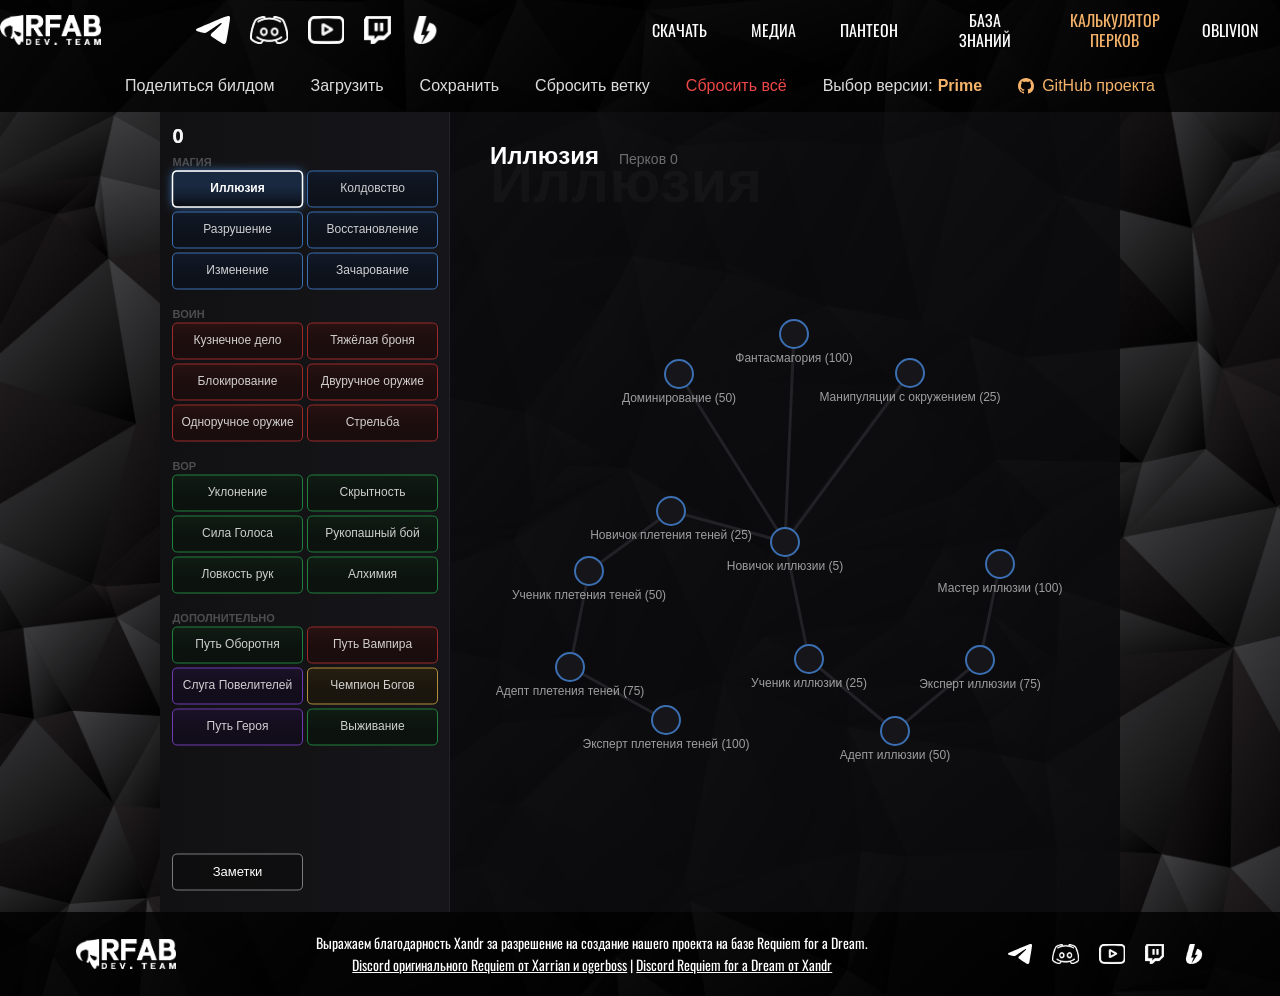
<file: index.html>
<!DOCTYPE html>
<html lang="ru">
<head>
    <meta charset="UTF-8">
    <meta name="viewport" content="width=device-width, initial-scale=1.0, maximum-scale=1.0, user-scalable=no">
    <meta name="google-site-verification" content="Vfaf8zUsa5-rfRkTRQ26lpUqGziZtroBw_sVFvZquxI" />

    <title>Калькулятор перков RFAB Skyrim SE — планировщик билдов Requiem for Balance</title>

    <meta name="description" content="Интерактивный онлайн калькулятор перков RFAB для Skyrim SE: планировщик билдов, дерево навыков, сохранение сборок и экспорт ссылок для Requiem for Balance.">

    <meta name="keywords" content="калькулятор перков rfab, скайрим рфаб калькулятор, rfab perk calculator, планировщик билдов рфаб, rfab build planner, дерево навыков rfab, skyrim rfab, skyrim se rfab, requiem for balance, рфаб скайрим, скайрим рфаб, рфаб билды, сборка модов скайрим, skyrim se моды, реквием, реква">

    <meta name="robots" content="index, follow">
    <meta name="language" content="ru">
    <meta name="theme-color" content="#0c0c0e">

    <meta property="og:type" content="website">
    <meta property="og:title" content="Калькулятор перков RFAB Skyrim SE">
    <meta property="og:description" content="Планировщик билдов и интерактивное дерево перков для Skyrim Requiem for Balance.">
    <meta property="og:image" content="./src/assets/logo.png">
    <meta property="og:locale" content="ru_RU">
    <meta property="og:site_name" content="Калькулятор перков RFAB">

    <meta name="twitter:card" content="summary">
    <meta name="twitter:title" content="Калькулятор перков RFAB Skyrim SE">
    <meta name="twitter:description" content="Планировщик билдов и интерактивное дерево перков для Skyrim Requiem for Balance.">
    <meta name="twitter:image" content="./src/assets/logo.png">

    <link rel="icon" type="image/png" href="./src/assets/favicon.png">
    <link rel="preconnect" href="https://fonts.googleapis.com">
    <link rel="preconnect" href="https://fonts.gstatic.com" crossorigin>
    <link href="https://fonts.googleapis.com/css2?family=Oswald:wght@300;400;500;600;700&amp;display=swap" rel="stylesheet">

    <link rel="stylesheet" href="./src/styles/common.css">

    <script type="application/ld+json">
    {
        "@context": "https://schema.org",
        "@type": "WebApplication",
        "name": "Калькулятор перков RFAB Skyrim SE",
        "applicationCategory": "GameApplication",
        "operatingSystem": "Any",
        "inLanguage": "ru",
        "description": "Интерактивный онлайн калькулятор перков RFAB для Skyrim SE: планировщик билдов, дерево навыков, сохранение сборок и экспорт ссылок для Requiem for Balance.",
        "image": "./src/assets/logo.png",
        "genre": [
            "Skyrim",
            "RPG",
            "Build Planner",
            "Modding"
        ]
    }
    </script>
</head>
<body>
    <div style="display:none;"><section><h1>Интерактивный калькулятор перков RFAB Skyrim SE | Планировщик билдов сборки модов Requiem for Balance</h1><p>Актуальный онлайн симулятор прокачки, калькулятор талантов, способностей и дерева навыков для глобальной хардкорной сборки модов скайрим рфаб (реквием фор баланс) Skyrim RFAB Requiem for a balance. Данная база знаний содержит полный список способностей, веток и перков для планирования и создания игровых билдов персонажа в актуальной версии модификации реква. Скачать сборку модов скайрим с глобальными модами rfab skyrim se моды плагины.</p><article><h2>Дерево навыков и веток прокачки РФАБ</h2><h3>МАГИЯ</h3><p>Иллюзия Колдовство Разрушение Восстановление Изменение Зачарование калькулятор магии заклинания мана</p><h3>ВОИН</h3><p>Кузнечное дело Тяжёлая броня Блокирование Двуручное оружие Одноручное оружие Стрельба воинские навыки оружие сталь боевая система</p><h3>ВОР</h3><p>Уклонение Скрытность Сила Голоса Рукопашный бой Ловкость рук Алхимия воровские навыки скрытные билды яды крики довакин</p><h3>ДОПОЛНИТЕЛЬНО</h3><p>Путь Оборотня Путь Вампира Слуга Повелителей Чемпион Богов Путь Героя Выживание дополнительные ветки скрытые перки уровни фракции ликантропия вампиризм</p></article></section></div>


    <header>
        <a class="header-img-a" href="https://skyrimrequiem.ru">
            <img class="header-img" src="./src/assets/logo.png" alt="RFAB Logo"/>
        </a>
        <div style="width:100px"></div>
        <div class="header-social-platforms">
            <a class="header-img-a" href="https://t.me/SkyrimRFAB" target="_blank"><img class="header-img" src="./src/assets/social/telegram.svg"/></a>
            <a class="header-img-a" href="https://discord.gg/GqbBXeuytN" target="_blank"><img class="header-img" src="./src/assets/social/discord.png"/></a>
            <a class="header-img-a" href="https://www.youtube.com/c/BlindWalker/videos" target="_blank"><img class="header-img" src="./src/assets/social/youtube.png"/></a>
            <a class="header-img-a" href="https://www.twitch.tv/blindwalkerboy" target="_blank"><img class="header-img" src="./src/assets/social/twitch.png"/></a>
            <a class="header-img-a" href="https://boosty.to/rfabteam" target="_blank"><img class="header-img" src="./src/assets/social/boosty.png"/></a>
        </div>
        <div class="header-separator-200"></div>
        <nav class="header-links" aria-label="Основная навигация">
            <a class="header-link" href="https://t.me/SkyrimRFAB" target="_blank">СКАЧАТЬ</a>
            <a class="header-link" href="https://skyrimrequiem.ru/pages/media/" target="_blank">МЕДИА</a>
            <a class="header-link" href="https://skyrimrequiem.ru/pages/leaderboard/" target="_blank">ПАНТЕОН</a>
            <a class="header-link" href="https://skyrimrequiem.ru/pages/library/" target="_blank">БАЗА ЗНАНИЙ</a>
            <a class="header-link active double-row" href="#">КАЛЬКУЛЯТОР<br>ПЕРКОВ</a>
            <a class="header-link" href="https://drive.google.com/drive/folders/1-t0x5t0t_Hq_HeQChVD1PXV3zpYRUmPV" target="_blank">OBLIVION</a>
        </nav>
    </header>

    <!-- таб бар -->
    <div class="tab-bar app-utilities-bar">
        <button class="tab-button" id="btn-share">Поделиться билдом</button>
        <button class="tab-button" id="trigger-load">Загрузить</button>
        <button class="tab-button" id="trigger-save">Сохранить</button>
        <button class="tab-button" id="btn-reset-tree">Сбросить ветку</button>
        <button class="tab-button btn-danger" id="btn-reset-all">Сбросить всё</button>

        <button class="tab-button version-dropdown-btn" id="trigger-version">
            Выбор версии: <strong id="rfab-version-btn-text" style="color: #f6b36a; margin-left: 5px;">Загрузка...</strong>
        </button>


        <a href="https://github.com/StaasBB/Calculator" target="_blank" class="tab-button github-project-link" style="
            text-decoration: none; 
            display: inline-flex; 
            align-items: center; 
            gap: 8px;
            color: #f6b36a !important;
        ">
            <svg viewBox="0 0 16 16" width="16" height="16" fill="currentColor" style="flex-shrink: 0;">
                <path d="M8 0C3.58 0 0 3.58 0 8c0 3.54 2.29 6.53 5.47 7.59.4.07.55-.17.55-.38 0-.19-.01-.82-.01-1.49-2.01.37-2.53-.49-2.69-.94-.09-.23-.48-.94-.82-1.13-.28-.15-.68-.52-.01-.53.63-.01 1.08.58 1.23.82.72 1.21 1.87.87 2.33.66.07-.52.28-.87.51-1.07-1.78-.2-3.64-.89-3.64-3.95 0-.87.31-1.59.82-2.15-.08-.2-.36-1.02.08-2.12 0 0 .67-.21 2.2.82.64-.18 1.32-.27 2-.27.68 0 1.36.09 2 .27 1.53-1.04 2.2-.82 2.2-.82.44 1.1.16 1.92.08 2.12.51.56.82 1.27.82 2.15 0 3.07-1.87 3.75-3.65 3.95.29.25.54.73.54 1.48 0 1.07-.01 1.93-.01 2.2 0 .21.15.46.55.38A8.013 8.013 0 0016 8c0-4.42-3.58-8-8-8z"></path>
            </svg>
            <span>GitHub проекта</span>
        </a>

    </div>

    <!-- КОНТЕЙНЕР ДЛЯ ХОЛСТА КАЛЬКУЛЯТОРА -->
    <main id="canvas-container">
        <canvas id="gameCanvas" width="960" height="800"></canvas>
    </main>


    <footer>
        <a class="header-img-a" href="https://skyrimrequiem.ru">
            <img class="header-img" src="./src/assets/logo.png"/>
        </a>
        <div style="width:100px"></div>
        <div class="footer-text">
            <p>Выражаем благодарность Xandr за разрешение на создание нашего проекта на базе Requiem for a Dream.</p>
            <p>
                <a href="https://discord.com/invite/0pBEeD7mhisZVv76" target="_blank">Discord оригинального Requiem от Xarrian и ogerboss</a> 
                | 
                <a href="https://discord.com/invite/5bDJWKK" target="_blank">Discord Requiem for a Dream от Xandr</a>
            </p>
        </div>
        <div style="width:100px"></div>
        <div class="header-social-platforms">
            <a class="header-img-a" href="https://t.me/SkyrimRFAB" target="_blank"><img class="header-img" src="./src/assets/social/telegram.svg"/></a>
            <a class="header-img-a" href="https://discord.gg/GqbBXeuytN" target="_blank"><img class="header-img" src="./src/assets/social/discord.png"/></a>
            <a class="header-img-a" href="https://www.youtube.com/c/BlindWalker/videos" target="_blank"><img class="header-img" src="./src/assets/social/youtube.png"/></a>
            <a class="header-img-a" href="https://www.twitch.tv/blindwalkerboy" target="_blank"><img class="header-img" src="./src/assets/social/twitch.png"/></a>
            <a class="header-img-a" href="https://boosty.to/rfabteam" target="_blank"><img class="header-img" src="./src/assets/social/boosty.png"/></a>
        </div>
    </footer>
    <!-- ИСПРАВЛЕНО: Выпадающее меню перенесено в самый корень body, чтобы экранный JS-расчет совпал на 100% -->
    <div class="profiles-dropdown" id="profiles-dropdown-list"></div>

    <script type="module" src="./src/app.js"></script>
</body>
</html>
</file>
<file: src/styles/common.css>
/* ==========================================================================
   1. ПЕРЕМЕННЫЕ ЦВЕТОВ И ИНИЦИАЛИЗАЦИЯ ЭКРАНА
   ========================================================================== */
/*:root {
    --red: #ea9999;
    --light-red: #f4cccc;
    --green: #b6d7a8;
    --light-green: #d9ead3;
    --blue: #9fc4e9;
    --light-blue: #cfe2f3;
    --yellow: #ffe599;
    --light-yellow: #fff2cc;
    --purple: #b4a7d6;
    --light-purple: #d9d2e9;
}*/

:root {
    /* --- КРАСНЫЙ СПЕКТР (RED) --- */
    --red-main: #9c2a2a;         /* Плотный рубиново-красный */
    --red-bg: #1a0d0d;           /* Едва заметный красный оттенок подложки */
    --red-border: #441a1a;       /* Темно-бордовый кованый бортик */
    --red-glow: rgba(178, 59, 59, 0.22); /* Рассеянное бархатное свечение */

    /* --- ЗЕЛЕНЫЙ СПЕКТР (GREEN) --- */
    --green-main: #20803d;       /* Глубокий изумрудно-хвойный */
    --green-bg: #0c120e;         /* Темная лесная подложка */
    --green-border: #183d25;     /* Малахитовый бортик */
    --green-glow: rgba(46, 125, 70, 0.22);

    /* --- СИНИЙ СПЕКТР (BLUE) --- */
    --blue-main: #3b6fb2;        /* Сапфирово-синий */
    --blue-bg: #0d111a;          /* Глубокая ночная подложка */
    --blue-border: #1a2f4c;      /* Темно-синяя граница */
    --blue-glow: rgba(59, 111, 178, 0.25);

    /* --- ЖЕЛТЫЙ СПЕКТР (YELLOW) --- */
    --yellow-main: #b28f3b;      /* Приглушенный янтарно-желтый */
    --yellow-bg: #1a150d;        /* Теплая смоляная подложка */
    --yellow-border: #44371a;    /* Охристая граница */
    --yellow-glow: rgba(178, 143, 59, 0.18);

    /* --- ФИОЛЕТОВЫЙ СПЕКТР (PURPLE) --- */
    --purple-main: #6f3bb2;      /* Насыщенный аметистовый */
    --purple-bg: #120d1a;        /* Темно-черничная подложка */
    --purple-border: #2f1a4c;    /* Сумеречная граница */
    --purple-glow: rgba(111, 59, 178, 0.25);
}



html, body {
    width: 100%;
    min-height: 100%;
    overflow-x: hidden;
    overflow-y: auto;
}

body {
    font-family: 'Segoe UI', Tahoma, Geneva, Verdana, sans-serif;
    margin: 0;
    background-image: url("../assets/background.jpg");
    background-size: cover;
    background-repeat: no-repeat;
    background-position: center center;
    background-attachment: fixed;

    display: flex;
    flex-direction: column;
    align-items: stretch;
    min-height: 100vh;
}


main {
    flex: 0 0 auto;
}

a {
    color: black;
}

/* Настройки кастомного оранжевого скроллбара для выпадающих списков */
* {
    scrollbar-width: thin;
    scrollbar-color: #f6b36a rgba(0, 0, 0, 0.85);
}


#rfab-toast {
    position: fixed;
    left: 50%;
    top: 120px;
    transform: translateX(-50%) translateY(12px);

    padding: 10px 16px;
    border-radius: 6px;

    background: rgba(12, 12, 14, 0.96);
    border: 1px solid #f6b36a;
    box-shadow: 0 8px 24px rgba(0,0,0,.7), 0 0 8px rgba(246,179,106,.25);

    color: #ffffff;
    font: 14px 'Segoe UI', Arial;

    opacity: 0;
    pointer-events: none;
    z-index: 9999;

    transition: opacity .18s ease, transform .18s ease;
}

#rfab-toast.visible {
    opacity: 1;
    transform: translateX(-50%) translateY(0);
}

#rfab-toast.error {
    border-color: rgba(239, 71, 71, 0.75);
    box-shadow: 0 8px 24px rgba(0,0,0,.7), 0 0 8px rgba(239,71,71,.35);
}

/* ==========================================================================
   2. МНОГОСЛОЙНЫЙ HEADER RFAB
   ========================================================================== */
header {
    background: transparent;
    width: 100%;
    height: 60px;
    display: flex;
    position: fixed;
    top: 0;
    left: 0;
    justify-content: center;
    align-items: center;
    z-index: 100;
}

header::before {
    content: "";
    position: absolute;
    inset: 0;
    background-color: rgba(0, 0, 0, 0.8);
    z-index: -2;
}

.header-img-a {
    height: 100%;
    display: flex;
    align-items: center;
}

.header-img {
    width: auto;
    height: 30px;
    transition: 0.2s all ease;
}

.header-social-platforms {
    display: flex;
    gap: 20px;
}

.header-social-platforms .header-img {
    height: 28px;
    width: auto;
}

.header-separator-200 {
    width: 200px;
}

.header-links {
    display: flex;
    height: 100%;
    align-items: center;
}

.header-link {
    font-family: 'Oswald', sans-serif;
    font-weight: 400;
    font-size: 16px;
    position: relative;
    color: white;
    padding: 18px 24px;
    height: 100%;
    display: flex;
    align-items: center;
    text-decoration: none;
    overflow: hidden;
    box-sizing: border-box;
    justify-content: center;
    text-align: center;
    line-height: 20px;


}

.header-link.double-row {
    flex-direction: column;
    justify-content: center;
    text-align: center;
    line-height: 20px;
    font-size: 16px;
}

.header-link::after {
    content: "";
    position: absolute;
    inset: 0;
    background: linear-gradient(rgb(113, 90, 36), transparent);
    opacity: 0;
    transition: opacity 0.5s ease;
    z-index: -1;
}

.header-link:hover::after {
    opacity: 1;
}

.header-link.active {
    color: #f6b36a;
}

.header-img:hover {
    filter: brightness(0.6);
}

/* =========================================================================
 3. ПАНЕЛЬ UTILITIES BAR
========================================================================= */

.tab-bar.app-utilities-bar {
    background-color: rgba(0, 0, 0, 0.8);
    display: flex;
    justify-content: center;

    position: fixed;
    top: 60px;
    z-index: 100;
    width: 100%; 
    box-sizing: border-box; 

    /* Встроенный горизонтальный скролл кнопок для мобилок */
    overflow-x: auto;
    overflow-y: hidden;
    scroll-behavior: smooth;

    /* Скрытие стандартного скроллбара */
    -ms-overflow-style: none;
    scrollbar-width: none;
}

/* Скрытие скроллбара панели в Webkit-браузерах (Chrome/Safari) */
.tab-bar.app-utilities-bar::-webkit-scrollbar {
    display: none;
}

@media (hover: none) and (pointer: coarse)  {
    /* Полностью удаляем первый хедер из разметки на мобилках */
    header {
        display: none !important;
    }

    /* Поднимаем панель с кнопками на самый верх экрана */
    .tab-bar.app-utilities-bar {
        justify-content: flex-start;
        top: 0px;
        position: fixed;
    }
}


/* Стилизация кнопок утилит */
.tab-bar.app-utilities-bar .tab-button {
    position: relative;
    min-height: 52px;
    padding: 0px 18px;

    font-size: 16px;
    line-height: 18px;
    color: #ddd;

    background: transparent;
    border: none;
    cursor: pointer;

    white-space: nowrap;

    display: inline-flex;
    align-items: center;
    justify-content: center;
    text-align: center;
}

.tab-bar.app-utilities-bar .tab-button::after {
    content: "";
    position: absolute;
    inset: 0;
    background: linear-gradient(rgb(113, 90, 36), transparent);
    opacity: 0;
    transition: opacity 0.5s ease;
    z-index: -1;
}

.tab-bar.app-utilities-bar .tab-button:hover::after {
    opacity: 1;
}

.tab-bar.app-utilities-bar .tab-button:focus {
    outline: none;
}

/* Исходное статичное состояние кнопки — сочный красный цвет */
.tab-bar.app-utilities-bar .tab-button.btn-danger {
    color: #ef4747 !important; 
    transition: all 0.3s ease;
}

/* Градиент наведения на основе оригинального стиля хедера */
.tab-bar.app-utilities-bar .tab-button.btn-danger::after {
    background: linear-gradient(rgba(239, 71, 71, 0.45), transparent) !important;
}

.tab-bar.app-utilities-bar .tab-button.btn-danger:hover {
    color: #ffffff !important;
}

@media (max-width: 1060px) {
    .tab-bar.app-utilities-bar .tab-button {
        white-space: normal;
        max-width: 130px;
    }
}

@media (max-width: 790px) {
    .tab-bar.app-utilities-bar .tab-button {
        max-width: 115px;
        padding-left: 6px;
        padding-right: 6px;
        font-size: 14px;
    }
}

/* ==========================================================================
   4. КОНТЕЙНЕР ХОЛСТА И ДИНАМИЧЕСКИЙ ТУЛТИП ОПИСАНИЙ
   ========================================================================== */
#canvas-container {
    width: 100% !important;
    max-width: 100vw !important;
    height: auto !important;
    max-height: none !important;
    min-height: 0 !important;

    margin-top: 112px;
    margin-bottom: 0;

    display: flex;
    justify-content: safe center;
    align-items: flex-start;

    overflow-x: auto !important;
    overflow-y: visible !important;
}

/* На ПК сбрасываем автоматические маргины у канваса, доверяя выравнивание флексбоксу */
#gameCanvas {
    display: block;
    margin: 0 !important; 
    touch-action: auto !important;
    background-color: transparent;
    image-rendering: pixelated;
    image-rendering: crisp-edges;
    image-rendering: auto;
}
canvas {
    display: block;
    touch-action: auto !important;
    background-color: transparent;
    image-rendering: pixelated;
    image-rendering: crisp-edges;
    /* Отключает появление паразитной подсветки элементов при тапе на iOS */
    -webkit-tap-highlight-color: transparent; 
    /*Гарантирует правильную точку старта скролла на мобильных при центрировании родителя */
    margin: 0 auto; 
}

#calculator-tooltip {
    position: fixed;
    pointer-events: none !important;
    display: none;
    z-index: 9999;
    width: max-content;
    padding: 15px;
    border-radius: 8px;
    background: linear-gradient(180deg, rgba(20, 20, 24, 0.97) 0%, rgba(11, 11, 13, 0.99) 100%);
    box-shadow: 0 8px 24px rgba(0, 0, 0, 0.7);
    font-family: 'Inter', 'Segoe UI', system-ui, sans-serif;
    box-sizing: border-box;
    white-space: normal;
    letter-spacing: 0.3px;
    opacity: 0;
    transform: translateY(5px);
    transition: opacity 0.12s ease-out, transform 0.12s ease-out;
    max-height: calc(100vh - 40px); /* Высота экрана минус paddingOffset с двух сторон */
    overflow-y: auto; /* Если текст совсем гигантский, внутри тултипа появится аккуратный скролл */
}

#calculator-tooltip.visible {
    opacity: 1;
    transform: translateY(0);
}


/* ==========================================================================
   ОБНОВЛЕННЫЙ ИНТЕРФЕЙС ЛЕВОГО МЕНЮ
   ========================================================================== */

/* Базовый контейнер или класс для кнопок меню*/
.sidebar-button-choice {
    position: relative;
    display: flex;
    align-items: center;
    justify-content: space-between;
    width: 100%;
    padding: 14px 20px;
    margin-bottom: 12px;
    border-radius: 6px;
    background: #131316; /* Глубокий темный фон неактивной карточки */
    border: 1.5px solid rgba(255, 255, 255, 0.04);
    color: rgba(255, 255, 255, 0.65);
    font-size: 15px;
    font-weight: 500;
    text-decoration: none;
    overflow: hidden;
    z-index: 1;
    transition: color 0.3s ease, border-color 0.3s ease, box-shadow 0.3s ease;
    cursor: pointer;
}

/* Эффект градиента сверху вниз (адаптировано из .header-link::after) */
.sidebar-button-choice::after {
    content: "";
    position: absolute;
    inset: 0;
    /* По дефолту прозрачный градиент, цвет подменяется ниже через переменные */
    background: linear-gradient(var(--tree-glow-color, rgba(255, 255, 255, 0.02)), transparent);
    opacity: 0;
    transition: opacity 0.4s ease;
    z-index: -1;
}

/* Тонкий световой блик на верхней грани для материальности */
.sidebar-button-choice::before {
    content: "";
    position: absolute;
    top: 0;
    left: 6px;
    right: 6px;
    height: 1px;
    background: linear-gradient(90deg, transparent, rgba(255, 255, 255, 0.15), transparent);
    opacity: 0;
    transition: opacity 0.3s ease;
}

/* --- СОСТОЯНИЕ HOVER (НАВЕДЕНИЕ МЫШИ ДЛЯ ПК) --- */
.sidebar-button-choice:hover {
    color: #ffffff;
    border-color: rgba(255, 255, 255, 0.15);
    background: #18181c;
}

.sidebar-button-choice:hover::after {
    opacity: 0.5; /* Слегка проявляем цветной верхний градиент при наведении */
}

/* --- СОСТОЯНИЕ ACTIVE / SELECTED (ВЫБРАННАЯ ВЕТКА) --- */
.sidebar-button-choice.active, 
.sidebar-button-choice:active {
    color: #ffffff;
    font-weight: 700;
    background: var(--tree-bg-color, #131316); /* Подложка с легким оттенком спектра */
    border-color: var(--tree-main-color, #cda869); /* Граница горит цветом ветки */
    
    /* Мягкое рассеянное свечение наружу (Subtle Glow) */
    box-shadow: 0 8px 20px rgba(0, 0, 0, 0.5), 
                0 0 14px var(--tree-glow-color, rgba(205, 168, 105, 0.15));
}

.sidebar-button-choice.active::after {
    opacity: 1; /* Полностью включаем градиент из хедера */
}

.sidebar-button-choice.active::before {
    opacity: 1; /* Зажигаем верхний световой блик */
}


/* ==========================================================================
   ДИНАМИЧЕСКИЙ МАППИНГ ЦВЕТОВ НА КАРТОЧКИ (ИЗ JSON themeColor)
   ========================================================================== */

/* Красная ветка (Red) */
.sidebar-button-choice.red,
.sidebar-button-choice[data-theme="red"] {
    --tree-main-color: var(--red-main);
    --tree-bg-color: var(--red-bg);
    --tree-glow-color: var(--red-glow);
}

/* Зеленая ветка (Green) */
.sidebar-button-choice.green,
.sidebar-button-choice[data-theme="green"] {
    --tree-main-color: var(--green-main);
    --tree-bg-color: var(--green-bg);
    --tree-glow-color: var(--green-glow);
}

/* Синяя ветка (Blue) */
.sidebar-button-choice.blue,
.sidebar-button-choice[data-theme="blue"] {
    --tree-main-color: var(--blue-main);
    --tree-bg-color: var(--blue-bg);
    --tree-glow-color: var(--blue-glow);
}

/* Желтая ветка (Yellow) */
.sidebar-button-choice.yellow,
.sidebar-button-choice[data-theme="yellow"] {
    --tree-main-color: var(--yellow-main);
    --tree-bg-color: var(--yellow-bg);
    --tree-glow-color: var(--yellow-glow);
}

/* Фиолетовая ветка (Purple) */
.sidebar-button-choice.purple,
.sidebar-button-choice[data-theme="purple"] {
    --tree-main-color: var(--purple-main);
    --tree-bg-color: var(--purple-bg);
    --tree-glow-color: var(--purple-glow);
}


/* =========================================================================
 5. ФУТЕР RFAB
========================================================================= */

footer {
    background-color: rgba(0, 0, 0, 0.8);
    width: 100% !important;
    max-width: 100vw !important; /* запирает элемент в границах экрана */
    
    height: 84px !important; 
    
    display: flex;
    position: relative;
    margin-top: auto; 
    justify-content: center;
    align-items: center; 
    
    padding: 20px 20px; 
    
    /* ИСПРАВЛЕНО: Меняем на border-box, чтобы падинги не раздували ширину футера наружу */
    box-sizing: border-box !important; 
    z-index: 100;
}

/* СТИЛИЗАЦИЯ ДВУХСТРОЧНОГО ТЕКСТА */
.footer-text {
    display: grid;
    grid-template-rows: 22px 22px;
    align-items: center;
    justify-content: center;
    text-align: center;
    font-family: 'Oswald', sans-serif;
    font-weight: 400;
    margin-left: 40px;  /* Отступы по бокам, чтобы текст красиво отделялся от логотипа и соцсетей*/
    margin-right: 40px;
}

footer p {
    color: white;
    font-size: 14px;
    line-height: 22px; /* Высота строки 22px */
    height: 22px;      /* Ограничение высоты параграфа */
    margin: 0 !important; /* Убираем дефолтные отступы браузера */
    padding: 0;
    background-color: transparent;
    white-space: nowrap; /* Запрещаем случайный перенос слов внутри строки */
}

/* Настройка ссылок: подчеркивание есть изначально */
footer p a {
    color: white;
    text-decoration: underline;
}

/* При наведении: подчеркивание пропадает */
footer p a:hover {
    text-decoration: none;
}

/* РАЗМЕР ЛОГОТИПА (30px) */
footer .header-img-a {
    display: inline-flex;
    align-items: center;
    height: 100%;
}

footer .header-img-a .header-img {
    height: 30px !important; /* Высота логотипа строго 30px */
    width: auto;
    margin: 0;
}

/* РАЗМЕР ИКОНОК СОЦСЕТЕЙ (20px) */
footer .header-social-platforms {
    display: flex;
    align-items: center;
    gap: 20px; /* Расстояние между иконками */
    height: 100%;
}

footer .header-social-platforms .header-img {
    height: 20px !important; /* Высота иконок строго 20px */
    width: auto;
    margin: 0;
}


/* ==========================================================================
   6. ИНТЕРФЕЙС ВЫПАДАЮЩИХ ПРОФИЛЕЙ СОХРАНЕНИЙ
   ========================================================================== */
.profiles-dropdown {
    display: none;
    flex-direction: column;
    background: #111113;
    border: 1px solid #f6b36a; 
    border-radius: 5px;
    max-height: 260px;
    overflow-y: auto;
    position: fixed;
    width: 320px; 
    box-shadow: 0 8px 24px rgba(0, 0, 0, 0.7);
    z-index: 200; 
}

.profiles-dropdown.open {
    display: flex;
}

.profile-item {
    display: flex;
    justify-content: space-between;
    align-items: center;
    padding: 11px 14px;
    border-bottom: 1px solid rgba(255, 255, 255, 0.04);
    cursor: pointer;
    transition: background 0.2s ease;
}

.profile-item:hover {
    background: rgba(255, 255, 255, 0.08);
}

.profile-item-name {
    color: #ffffff;
    font-family: 'Segoe UI', Arial, sans-serif;
    font-size: 13px;
    overflow: hidden;
    text-overflow: ellipsis;
    white-space: nowrap;
    flex: 1;
}

.profile-item-name.empty {
    color: rgba(255, 255, 255, 0.25);
    font-style: italic;
}

.profile-item-delete {
    color: var(--red-main);
    font-size: 18px;
    font-weight: bold;
    padding: 0 5px;
    cursor: pointer;
    opacity: 0.75;
    transition: opacity 0.2s ease, color 0.2s ease, text-shadow 0.2s ease;
}

.profile-item-delete:hover {
    color: #ef4747;
    opacity: 1;
    text-shadow: 0 0 8px rgba(239, 71, 71, 0.7);
}

.profile-item-delete:hover {
    opacity: 1;
}

/* Внутреннее текстовое поле редактирования */
.profile-item-input {
    flex: 1;
    height: 24px;
    background: #000000;
    border: 1px solid #f6b36a;
    border-radius: 3px;
    color: #ffffff;
    padding: 0 6px;
    font-family: 'Segoe UI', sans-serif;
    font-size: 13px;
    box-sizing: border-box;
    margin-right: 8px;
}

.profile-item-input:focus {
    outline: none;
    box-shadow: 0 0 4px rgba(246, 179, 106, 0.4);
}

/* RPG-кнопка подтверждения ОК внутри строки */
.profile-item-save-btn {
    background: #f6b36a;
    color: #000000;
    border: none;
    border-radius: 3px;
    height: 24px;
    padding: 0 10px;
    font-family: 'Oswald', sans-serif;
    font-weight: bold;
    font-size: 11px;
    cursor: pointer;
    letter-spacing: 0.5px;
    transition: background 0.2s ease;
    margin-right: 4px;
}

.profile-item-save-btn:hover {
    background: #ffffff;
}

/* Кнопка крестика отмены редактирования */
.profile-item-cancel-btn {
    background: rgba(255, 255, 255, 0.05);
    color: #888;
    border: 1px solid #333;
    border-radius: 3px;
    height: 24px;
    padding: 0 8px;
    font-family: 'Segoe UI', sans-serif;
    font-size: 11px;
    cursor: pointer;
    transition: all 0.2s ease;
}

.profile-item-cancel-btn:hover {
    color: var(--red);
    border-color: var(--red);
}

.profiles-dropdown {
    display: none;
    flex-direction: column;
    background: #111113;
    border: 1px solid #f6b36a; 
    border-radius: 5px;
    max-height: 260px;
    overflow-y: auto;
    
    /* ИСПРАВЛЕНО: Позиционируется строго по fixed координатам из JS */
    position: fixed; 
    width: 320px; 
    box-shadow: 0 8px 24px rgba(0, 0, 0, 0.7);
    z-index: 200; 
}

/* =============================
ЗАМЕТКИ
============================= */
.notes-panel {
    display: none;
    width: min(960px, calc(100vw - 24px));
    max-width: calc(100vw - 24px);
    margin: 8px auto 8px auto;
    box-sizing: border-box;
    
}

.notes-panel.open {
    display: block;
}

.notes-textarea {
    width: 100%;
    min-height: 120px;
    max-height: calc(100vh - 800px - 216px); /* максимально до футера */
    resize: none; /* запрещаем ручной ресайз */
    overflow-y: auto;

    background: #111113;
    border: 1px solid #f6b36a; 
    border-radius: 6px;
    padding: 8px;

    color: #f5f5f7;
    font: 14px 'Segoe UI', Arial;
    line-height: 20px;
    box-sizing: border-box;
    box-shadow: 0 8px 24px rgba(0, 0, 0, 0.7);
}

/* +++++++++++++++++++++++++++++ */
@media (hover: none) and (pointer: coarse) {
    
    #calculator-tooltip {
        /* Палец сможет зацепить тултип и прокрутить текст внутри него */
        pointer-events: auto !important; 
        /* Делаем тултип чуть пошире на экранах телефонов для удобства чтения */
        width: calc(100% - 40px) !important;
        max-width: calc(100vw - 40px) !important
    }
    
    /* ИСПРАВЛЕНО: Полностью убираем ограничение по высоте 100vh */
    #canvas-container {
        justify-content: flex-start !important; 
        align-items: flex-start !important;
        margin-top: 52px !important; /* Отступ под фиксированную панель кнопок */
        
        width: 100% !important;
        max-width: 100vw !important;
        
        /* ИСПРАВЛЕНО: Контейнер теперь растягивается на полную физическую высоту сайдбара и канваса (800px) */
        height: auto !important; 
        min-height: 800px !important; 
        
        overflow-x: auto !important; /* Горизонтальный скролл канваса внутри своей коробки */
        overflow-y: visible !important; /* Разрешаем вертикальный рост контента */
    }

    /* На мобильных канвас крепится к левому верхнему углу */
    #gameCanvas {
        margin: 0 !important; 
    }

    /* Исправление обрезанного футера */
    footer {
        width: 100% !important;
        max-width: 100vw !important;
        padding-left: 20px !important;
        padding-right: 20px !important;
        height: 84px !important;
        box-sizing: border-box !important; 
        
        /* Гарантируем, что футер идет в обычном потоке строго ПОД контейнером */
        position: relative !important; 
        
        justify-content: space-between !important; 
    }
    
    .footer-text {
        display: none !important; 
    }

    #rfab-toast {
        top: 60px
    }

}
</file>
